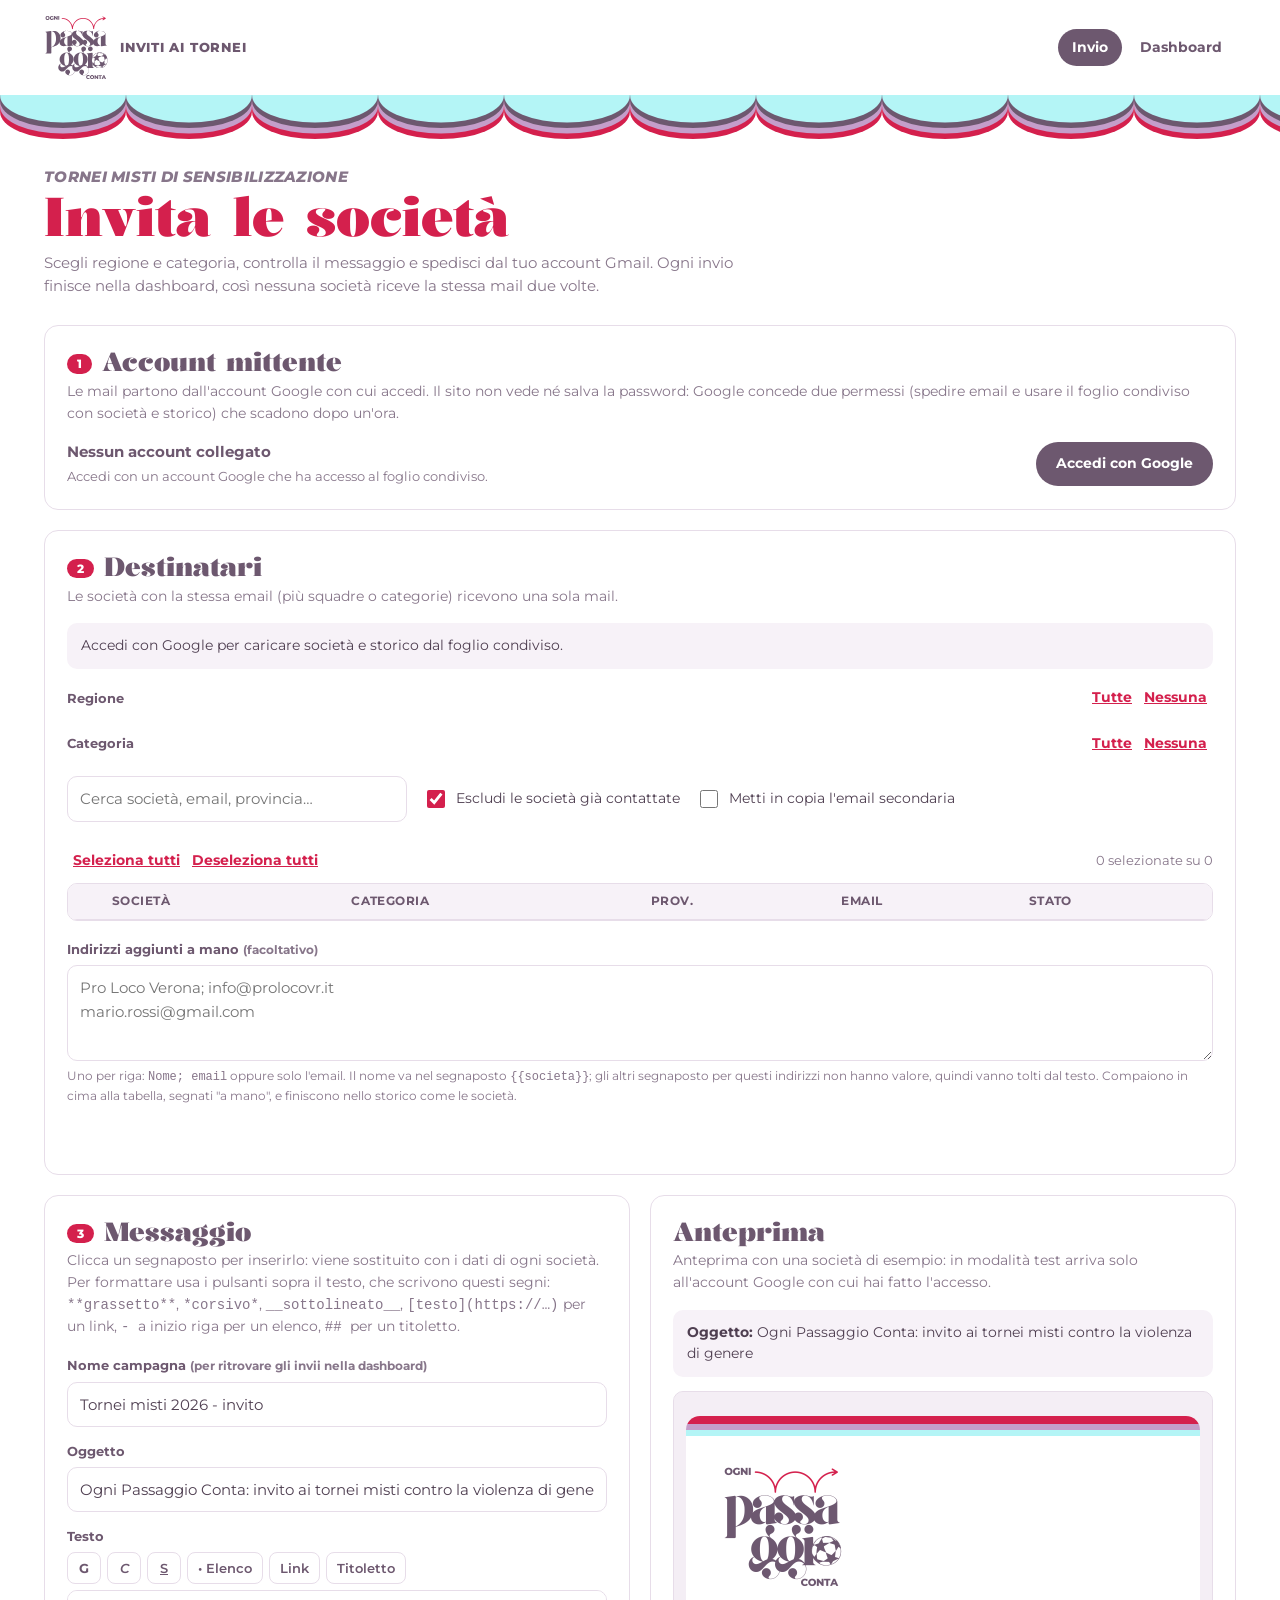
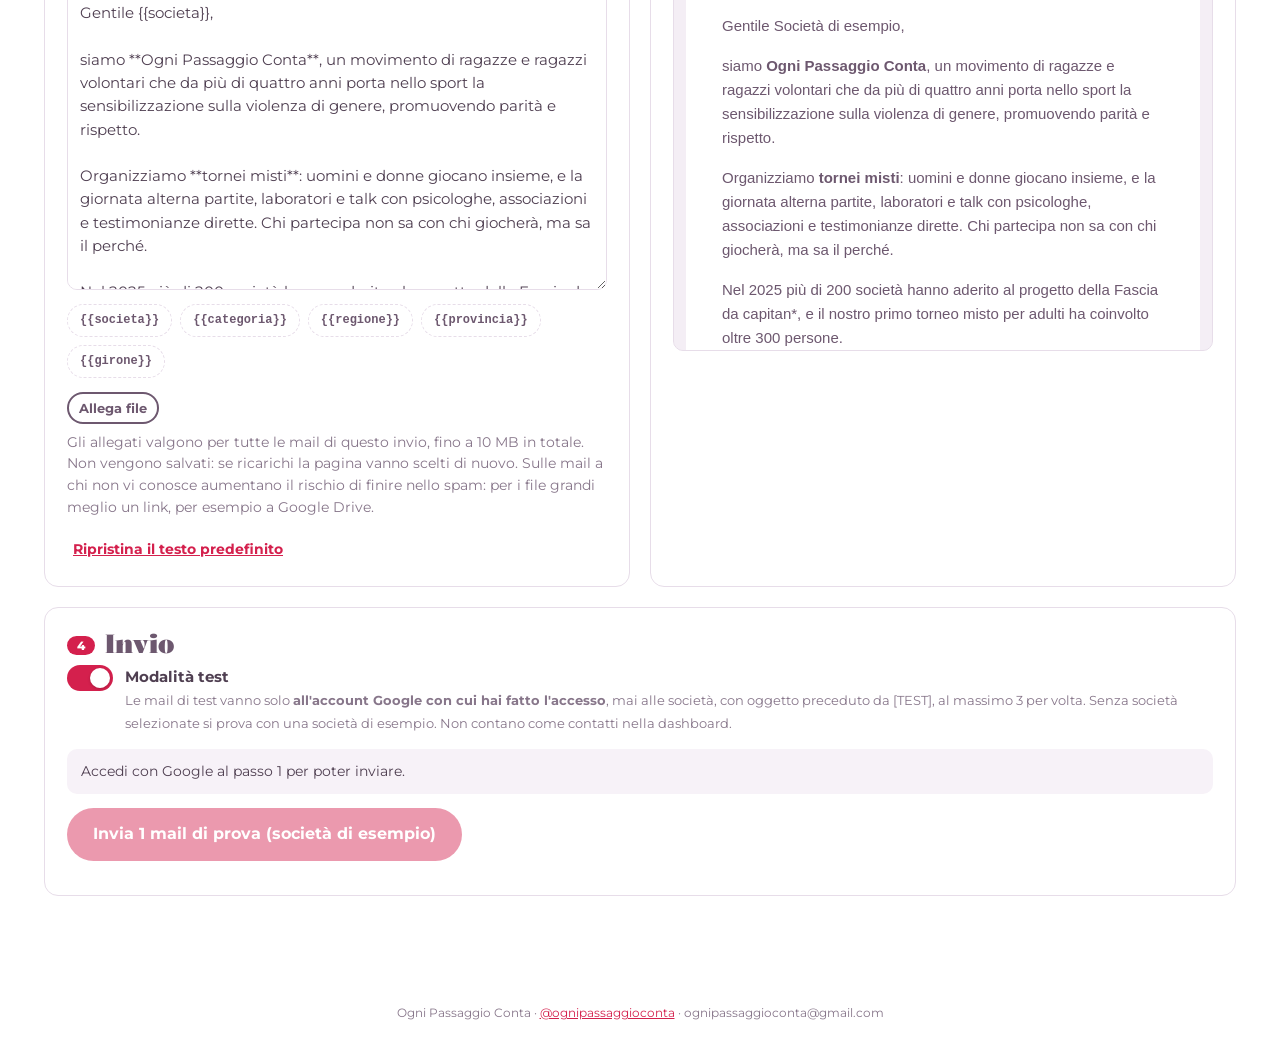
<file: index.html>
<!doctype html>
<html lang="it">
<head>
  <meta charset="utf-8">
  <meta name="viewport" content="width=device-width, initial-scale=1">
  <title>Invio inviti · Ogni Passaggio Conta</title>
  <link rel="icon" href="assets/logo.svg" type="image/svg+xml">
  <link rel="preconnect" href="https://fonts.googleapis.com">
  <link rel="preconnect" href="https://fonts.gstatic.com" crossorigin>
  <link href="https://fonts.googleapis.com/css2?family=Kalnia:wght@600;700&family=Montserrat:ital,wght@0,400;0,600;0,700;0,800;1,800&display=swap" rel="stylesheet">
  <link rel="stylesheet" href="css/stile.css">
</head>
<body>
  <header class="testata">
    <div class="testata-interna">
      <a class="marchio" href="index.html"><img src="assets/logo.svg" alt="Ogni Passaggio Conta"><span>Inviti ai tornei</span></a>
      <nav class="menu" aria-label="Sezioni">
        <a href="index.html" aria-current="page">Invio</a>
        <a href="dashboard.html">Dashboard</a>
        <a href="impostazioni.html" data-solo-admin hidden>Impostazioni</a>
      </nav>
    </div>
  </header>
  <div class="onde" aria-hidden="true"></div>

  <main>
    <section class="intro">
      <p class="sottotitolo">Tornei misti di sensibilizzazione</p>
      <h1>Invita le società</h1>
      <p>Scegli regione e categoria, controlla il messaggio e spedisci dal tuo account Gmail. Ogni invio finisce nella dashboard, così nessuna società riceve la stessa mail due volte.</p>
    </section>

    <section class="blocco" aria-labelledby="t-mittente">
      <h2 id="t-mittente"><span class="passo">1</span>Account mittente</h2>
      <p class="aiuto">Le mail partono dall'account Google con cui accedi. Il sito non vede né salva la password: Google concede due permessi (spedire email e usare il foglio condiviso con società e storico) che scadono dopo un'ora.</p>
      <div id="account"></div>
    </section>

    <section class="blocco" aria-labelledby="t-destinatari">
      <h2 id="t-destinatari"><span class="passo">2</span>Destinatari</h2>
      <p class="aiuto">Le società con la stessa email (più squadre o categorie) ricevono una sola mail.</p>
      <div id="stato-dati" class="nota">Caricamento…</div>

      <div class="riga spazio"><span class="etichetta">Regione</span><span><button class="btn link" data-tutte="regioni">Tutte</button><button class="btn link" data-nessuna="regioni">Nessuna</button></span></div>
      <div class="chips" id="regioni"></div>

      <div class="riga spazio" style="margin-top:16px"><span class="etichetta">Categoria</span><span><button class="btn link" data-tutte="categorie">Tutte</button><button class="btn link" data-nessuna="categorie">Nessuna</button></span></div>
      <div class="chips" id="categorie"></div>

      <div class="riga" style="margin-top:18px">
        <input type="search" id="cerca" placeholder="Cerca società, email, provincia…" style="max-width:340px">
        <label class="check"><input type="checkbox" id="nascondi-contattate" checked> Escludi le società già contattate</label>
        <label class="check"><input type="checkbox" id="cc-secondaria"> Metti in copia l'email secondaria</label>
      </div>

      <div class="riepilogo" id="riepilogo"></div>

      <div class="riga spazio" style="margin-bottom:8px">
        <span><button class="btn link" id="sel-tutti">Seleziona tutti</button><button class="btn link" id="sel-nessuno">Deseleziona tutti</button></span>
        <span class="secondaria" id="conta-selezionati"></span>
      </div>
      <div class="contenitore-tabella">
        <table>
          <thead><tr><th style="width:34px"><span class="sr">Invia</span></th><th>Società</th><th>Categoria</th><th>Prov.</th><th>Email</th><th>Stato</th></tr></thead>
          <tbody id="righe"></tbody>
        </table>
      </div>
      <div class="campo" style="margin-top:18px">
        <label for="manuali">Indirizzi aggiunti a mano <small>(facoltativo)</small></label>
        <textarea id="manuali" style="min-height:96px" placeholder="Pro Loco Verona; info@prolocovr.it&#10;mario.rossi@gmail.com" spellcheck="false"></textarea>
        <small>Uno per riga: <code>Nome; email</code> oppure solo l'email. Il nome va nel segnaposto <code>{{societa}}</code>; gli altri segnaposto per questi indirizzi non hanno valore, quindi vanno tolti dal testo. Compaiono in cima alla tabella, segnati "a mano", e finiscono nello storico come le società.</small>
        <p class="secondaria" id="riepilogo-manuali"></p>
      </div>
    </section>

    <div class="griglia-2">
      <section class="blocco" aria-labelledby="t-messaggio">
        <h2 id="t-messaggio"><span class="passo">3</span>Messaggio</h2>
        <p class="aiuto">Clicca un segnaposto per inserirlo: viene sostituito con i dati di ogni società. Per formattare usa i pulsanti sopra il testo, che scrivono questi segni: <code>**grassetto**</code>, <code>*corsivo*</code>, <code>__sottolineato__</code>, <code>[testo](https://…)</code> per un link, <code>- </code> a inizio riga per un elenco, <code>## </code> per un titoletto.</p>
        <div class="campo"><label for="campagna">Nome campagna <small>(per ritrovare gli invii nella dashboard)</small></label><input type="text" id="campagna"></div>
        <div class="campo"><label for="oggetto">Oggetto</label><input type="text" id="oggetto"></div>
        <div class="campo"><label for="corpo">Testo</label>
          <div class="barra-formato" id="barra-formato" role="toolbar" aria-label="Formattazione del testo" aria-controls="corpo">
            <button type="button" data-formato="grassetto" title="Grassetto (Ctrl+B)" aria-label="Grassetto"><strong>G</strong></button>
            <button type="button" data-formato="corsivo" title="Corsivo (Ctrl+I)" aria-label="Corsivo"><em>C</em></button>
            <button type="button" data-formato="sottolineato" title="Sottolineato (Ctrl+U)" aria-label="Sottolineato"><u>S</u></button>
            <button type="button" data-formato="elenco" title="Elenco puntato" aria-label="Elenco puntato">&bull; Elenco</button>
            <button type="button" data-formato="link" title="Link: scrivi l'indirizzo al posto di https://" aria-label="Link">Link</button>
            <button type="button" data-formato="titoletto" title="Titoletto" aria-label="Titoletto">Titoletto</button>
          </div>
          <textarea id="corpo"></textarea>
        </div>
        <div class="chips" id="segnaposto"></div>
        <div class="allegati">
          <div class="riga">
            <button type="button" class="btn secondario piccolo" id="allega">Allega file</button>
            <input type="file" id="scegli-allegati" multiple hidden>
            <span class="secondaria" id="totale-allegati"></span>
          </div>
          <ul class="elenco-allegati" id="elenco-allegati"></ul>
          <ul class="allegati-scartati" id="allegati-scartati"></ul>
          <p class="aiuto">Gli allegati valgono per tutte le mail di questo invio, fino a 10 MB in totale. Non vengono salvati: se ricarichi la pagina vanno scelti di nuovo. Sulle mail a chi non vi conosce aumentano il rischio di finire nello spam: per i file grandi meglio un link, per esempio a Google Drive.</p>
        </div>
        <div class="riga" style="margin-top:12px"><button class="btn link" id="ripristina">Ripristina il testo predefinito</button></div>
      </section>

      <section class="blocco" aria-labelledby="t-anteprima">
        <h2 id="t-anteprima">Anteprima</h2>
        <p class="aiuto" id="anteprima-per">Seleziona almeno un destinatario per vedere l'anteprima.</p>
        <p class="nota" id="anteprima-oggetto" hidden></p>
        <iframe class="anteprima" id="anteprima" title="Anteprima della mail" sandbox></iframe>
        <p class="nota" id="anteprima-allegati" hidden></p>
      </section>
    </div>

    <section class="blocco" aria-labelledby="t-invio">
      <h2 id="t-invio"><span class="passo">4</span>Invio</h2>
      <label class="interruttore" style="margin:6px 0 14px">
        <input type="checkbox" id="modalita-test" checked>
        <span><strong>Modalità test</strong><br><span class="secondaria" id="descr-test"></span></span>
      </label>
      <div id="controlli-invio"></div>
      <div id="avanzamento" hidden>
        <div class="riga spazio" style="margin:14px 0 6px"><strong id="testo-avanzamento"></strong><button class="btn secondario piccolo" id="interrompi">Interrompi</button></div>
        <div class="barra"><div id="barra"></div></div>
      </div>
      <ul class="registro" id="registro"></ul>
    </section>
  </main>

  <footer>Ogni Passaggio Conta · <a href="https://www.instagram.com/ognipassaggioconta">@ognipassaggioconta</a> · ognipassaggioconta@gmail.com</footer>
  <script type="module" src="js/invio.js"></script>
</body>
</html>
</file>
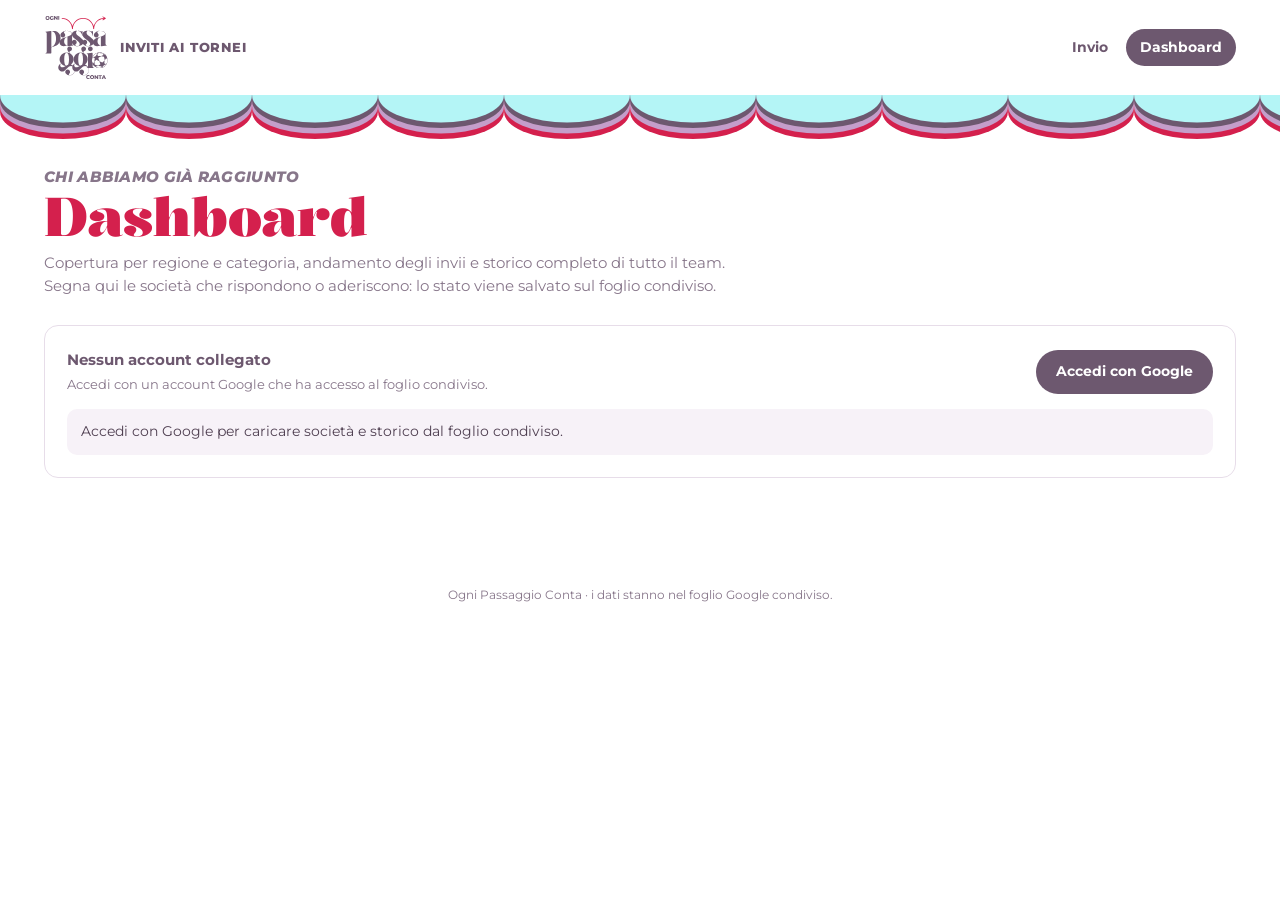
<file: dashboard.html>
<!doctype html>
<html lang="it">
<head>
  <meta charset="utf-8">
  <meta name="viewport" content="width=device-width, initial-scale=1">
  <title>Dashboard invii · Ogni Passaggio Conta</title>
  <link rel="icon" href="assets/logo.svg" type="image/svg+xml">
  <link rel="preconnect" href="https://fonts.googleapis.com">
  <link rel="preconnect" href="https://fonts.gstatic.com" crossorigin>
  <link href="https://fonts.googleapis.com/css2?family=Kalnia:wght@600;700&family=Montserrat:ital,wght@0,400;0,600;0,700;0,800;1,800&display=swap" rel="stylesheet">
  <link rel="stylesheet" href="css/stile.css">
</head>
<body>
  <header class="testata">
    <div class="testata-interna">
      <a class="marchio" href="index.html"><img src="assets/logo.svg" alt="Ogni Passaggio Conta"><span>Inviti ai tornei</span></a>
      <nav class="menu" aria-label="Sezioni">
        <a href="index.html">Invio</a>
        <a href="dashboard.html" aria-current="page">Dashboard</a>
        <a href="impostazioni.html" data-solo-admin hidden>Impostazioni</a>
      </nav>
    </div>
  </header>
  <div class="onde" aria-hidden="true"></div>

  <main>
    <section class="intro">
      <p class="sottotitolo">Chi abbiamo già raggiunto</p>
      <h1>Dashboard</h1>
      <p>Copertura per regione e categoria, andamento degli invii e storico completo di tutto il team. Segna qui le società che rispondono o aderiscono: lo stato viene salvato sul foglio condiviso.</p>
    </section>

    <section class="blocco">
      <div id="account"></div>
      <div id="stato-dati" class="nota" style="margin:14px 0 0">Caricamento…</div>
    </section>

    <div id="contenuto" hidden>
    <div class="riga spazio" style="margin-bottom:16px">
      <div class="riga">
        <label class="check"><input type="checkbox" id="mostra-test"> Mostra gli invii di test</label>
        <select id="filtro-campagna" style="width:auto;min-width:220px" aria-label="Campagna"></select>
      </div>
      <div class="riga">
        <button class="btn secondario piccolo" id="esporta-csv">Esporta storico (CSV)</button>
      </div>
    </div>

    <div class="kpi" id="kpi"></div>

    <div class="griglia-2">
      <section class="blocco">
        <h2>Copertura per regione</h2>
        <p class="aiuto">Società (email uniche) contattate sul totale disponibile.</p>
        <div class="barre" id="per-regione"></div>
      </section>
      <section class="blocco">
        <h2>Copertura per categoria</h2>
        <p class="aiuto">Stesso calcolo, per categoria.</p>
        <div class="barre" id="per-categoria"></div>
        <h3>Invii per giorno</h3>
        <div id="per-giorno"></div>
      </section>
    </div>

    <section class="blocco">
      <div class="riga spazio">
        <h2>Storico invii</h2>
        <input type="search" id="cerca" placeholder="Cerca società o email…" style="max-width:300px">
      </div>
      <p class="aiuto">Una riga per mail spedita. Lo stato della società vale per tutte le sue righe.</p>
      <div class="contenitore-tabella">
        <table>
          <thead><tr><th>Data</th><th>Società</th><th>Regione / categoria</th><th>Email</th><th>Campagna</th><th>Esito</th><th>Stato società</th></tr></thead>
          <tbody id="storico"></tbody>
        </table>
      </div>
    </section>
    </div>
  </main>

  <footer>Ogni Passaggio Conta · i dati stanno nel foglio Google condiviso.</footer>
  <script type="module" src="js/dashboard.js"></script>
</body>
</html>
</file>
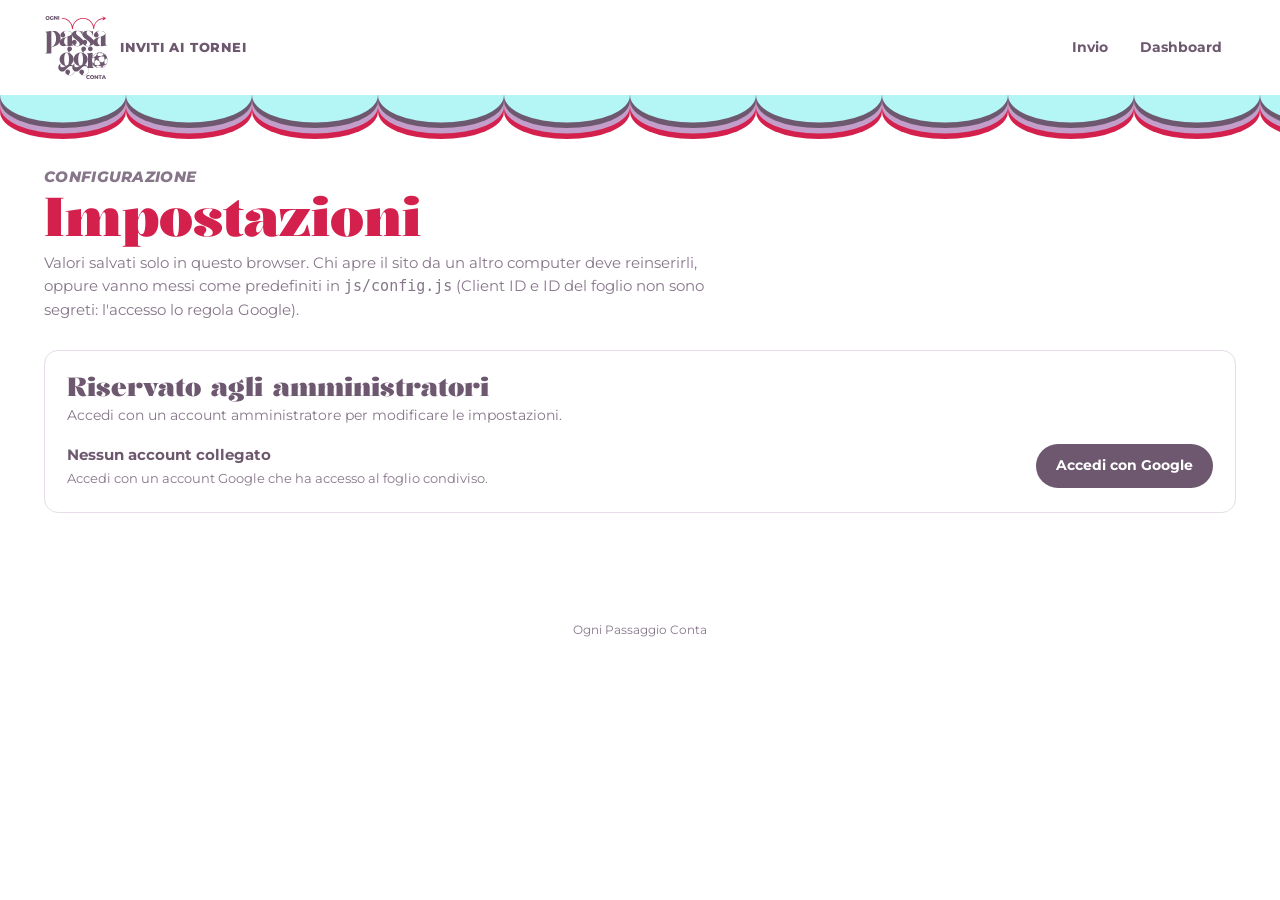
<file: impostazioni.html>
<!doctype html>
<html lang="it">
<head>
  <meta charset="utf-8">
  <meta name="viewport" content="width=device-width, initial-scale=1">
  <title>Impostazioni · Ogni Passaggio Conta</title>
  <link rel="icon" href="assets/logo.svg" type="image/svg+xml">
  <link rel="preconnect" href="https://fonts.googleapis.com">
  <link rel="preconnect" href="https://fonts.gstatic.com" crossorigin>
  <link href="https://fonts.googleapis.com/css2?family=Kalnia:wght@600;700&family=Montserrat:ital,wght@0,400;0,600;0,700;0,800;1,800&display=swap" rel="stylesheet">
  <link rel="stylesheet" href="css/stile.css">
</head>
<body>
  <header class="testata">
    <div class="testata-interna">
      <a class="marchio" href="index.html"><img src="assets/logo.svg" alt="Ogni Passaggio Conta"><span>Inviti ai tornei</span></a>
      <nav class="menu" aria-label="Sezioni">
        <a href="index.html">Invio</a>
        <a href="dashboard.html">Dashboard</a>
        <a href="impostazioni.html" aria-current="page" data-solo-admin hidden>Impostazioni</a>
      </nav>
    </div>
  </header>
  <div class="onde" aria-hidden="true"></div>

  <main>
    <section class="intro">
      <p class="sottotitolo">Configurazione</p>
      <h1>Impostazioni</h1>
      <p>Valori salvati solo in questo browser. Chi apre il sito da un altro computer deve reinserirli, oppure vanno messi come predefiniti in <code>js/config.js</code> (Client ID e ID del foglio non sono segreti: l'accesso lo regola Google).</p>
    </section>

    <section class="blocco" id="riservato" hidden>
      <h2>Riservato agli amministratori</h2>
      <p class="aiuto" id="motivo"></p>
      <div id="account-riservato"></div>
    </section>

    <div class="griglia-2" id="pannello" hidden>
      <form class="blocco" id="form">
        <h2>Invio</h2>
        <p class="aiuto">Il Client ID si crea una volta su Google Cloud Console: la procedura è nel README.</p>
        <div class="campo">
          <label for="googleClientId">Google OAuth Client ID</label>
          <input type="text" id="googleClientId" placeholder="123456789-abc….apps.googleusercontent.com" autocomplete="off" spellcheck="false">
          <small>Origine JavaScript da autorizzare per questa pagina: <code id="origine"></code></small>
        </div>
        <div class="campo"><label for="nomeMittente">Nome mittente</label><input type="text" id="nomeMittente"></div>
        <div class="campo"><label for="replyTo">Rispondi a <small>(facoltativo)</small></label><input type="email" id="replyTo" placeholder="ognipassaggioconta@gmail.com"><small>Se vuoto, le risposte arrivano all'account che invia.</small></div>
        <div class="campo"><label for="emailTest">Email per la modalità test <small>(facoltativo)</small></label><input type="email" id="emailTest"><small>Se vuoto, le mail di prova arrivano all'account che invia.</small></div>
        <div class="campo"><label for="maxInviiTest">Mail per ogni invio di test</label><input type="number" id="maxInviiTest" min="1" max="20"></div>
        <div class="campo"><label for="pausaSecondi">Secondi di pausa tra due mail</label><input type="number" id="pausaSecondi" min="2" max="60"><small>Una pausa riduce il rischio che Gmail segni l'account come spam.</small></div>
        <div class="campo"><label for="limiteGiornaliero">Limite giornaliero</label><input type="number" id="limiteGiornaliero" min="1" max="2000"><small>Gmail gratuito: 500 destinatari al giorno (CC compresi). Google Workspace: 2.000.</small></div>
        <button class="btn" type="submit">Salva</button>
      </form>

      <div>
        <section class="blocco">
          <h2>Foglio Google con i dati</h2>
          <p class="aiuto">Elenco società, storico invii e stati stanno in un foglio Google privato. Lo vede solo chi ha ricevuto la condivisione: per dare accesso a una persona condividilo con lei da Google Sheets (ruolo Editor) e aggiungila agli utenti di test del progetto Google Cloud. Procedura passo passo nel README, sezione "Foglio Google con i dati".</p>
          <div id="account"></div>
          <div class="campo" style="margin-top:14px">
            <label for="idFoglio">ID del foglio</label>
            <input type="text" id="idFoglio" form="form" placeholder="1AbC…xyz" autocomplete="off" spellcheck="false">
            <small>È la parte dell'indirizzo tra <code>/d/</code> e <code>/edit</code>. Puoi incollare anche l'indirizzo intero. Si salva con il pulsante Salva.</small>
          </div>
          <div class="riga">
            <a class="btn secondario piccolo" id="apri-foglio" target="_blank" rel="noopener" hidden>Apri il foglio</a>
            <button class="btn secondario piccolo" id="crea-foglio">Crea un foglio nuovo</button>
          </div>
          <p class="secondaria" id="stato-foglio" style="margin-top:12px"></p>
        </section>

        <section class="blocco">
          <h2>Elenco società</h2>
          <p class="aiuto">Per aggiornarlo rigenera <code>data/squadre.json</code> dai CSV con <code>python scripts/converti_csv.py</code> e caricalo qui: sostituisce tutta la scheda "Squadre" del foglio. Storico e stati non vengono toccati. Puoi anche modificare le righe direttamente nel foglio.</p>
          <label class="btn prugna" for="carica-squadre">Carica squadre.json nel foglio</label>
          <input type="file" id="carica-squadre" accept="application/json,.json" hidden>
        </section>

        <section class="blocco">
          <h2>Pulizia</h2>
          <p class="aiuto">Per eliminare invii di test o righe in errore, cancellale direttamente nella scheda "Invii" del foglio.</p>
          <p class="secondaria" id="sospesi"></p>
          <button class="btn secondario piccolo" id="riprova-sospesi" hidden>Salva ora sul foglio</button>
        </section>
      </div>
    </div>
  </main>

  <footer>Ogni Passaggio Conta</footer>
  <script type="module" src="js/impostazioni.js"></script>
</body>
</html>
</file>
<file: css/stile.css>
/* Ogni Passaggio Conta: palette dalla presentazione v.1 */
:root {
  color-scheme: light;
  --cremisi: #d4204d;
  --cremisi-scuro: #b0173e;
  --prugna: #6d586f;
  --prugna-scuro: #4f3f51;
  --lilla: #c49eca;
  --acqua: #9ed6d7;
  --ciano: #b4f5f6;
  --fondo: #ffffff;
  --fondo-tenue: #f7f2f8;
  --linea: #e7dde9;
  --testo: #4f3f51;
  --testo-tenue: #87768a;
  --ok: #1f7a5a;
  --ok-fondo: #dff3ea;
  --errore: #b0173e;
  --errore-fondo: #fbe3ea;
  --raggio: 14px;
  --font-titoli: 'Kalnia', 'Playfair Display', Georgia, serif;
  --font-testo: 'Montserrat', system-ui, sans-serif;
}

* { box-sizing: border-box; }
html { -webkit-text-size-adjust: 100%; }
body {
  margin: 0;
  background: var(--fondo);
  color: var(--testo);
  font: 15px/1.55 var(--font-testo);
}
a { color: var(--cremisi); }
img { max-width: 100%; }
button, input, select, textarea { font: inherit; color: inherit; }
:focus-visible { outline: 3px solid var(--lilla); outline-offset: 2px; }

/* --- Testata ----------------------------------------------------------- */
.testata { background: var(--fondo); position: relative; z-index: 2; }
.testata-interna {
  max-width: 1240px; margin: 0 auto; padding: 14px 24px;
  display: flex; align-items: center; justify-content: space-between; gap: 16px;
}
.marchio { display: flex; align-items: center; gap: 12px; text-decoration: none; color: var(--prugna); }
.marchio img { width: 64px; height: auto; }
.marchio span { font-weight: 800; letter-spacing: .06em; font-size: 13px; text-transform: uppercase; }
.menu { display: flex; gap: 4px; flex-wrap: wrap; }
.menu a {
  text-decoration: none; color: var(--prugna); font-weight: 700; font-size: 14px;
  padding: 8px 14px; border-radius: 999px;
}
.menu a:hover { background: var(--fondo-tenue); }
.menu a[aria-current="page"] { background: var(--prugna); color: #fff; }
.onde { height: 44px; background: url('../assets/onde.svg') repeat-x top left / 126px 44px; }

/* --- Struttura --------------------------------------------------------- */
main { max-width: 1240px; margin: 0 auto; padding: 8px 24px 64px; }
.intro { margin: 18px 0 28px; }
.intro h1 {
  font-family: var(--font-titoli); font-weight: 700; color: var(--cremisi);
  font-size: clamp(34px, 5vw, 54px); line-height: 1.05; margin: 0 0 6px;
}
.intro p { margin: 0; color: var(--testo-tenue); max-width: 70ch; }
.sottotitolo {
  font-weight: 800; font-style: italic; text-transform: uppercase; color: var(--prugna);
  letter-spacing: .02em; font-size: 15px; margin: 0 0 10px;
}

.griglia-2 { display: grid; grid-template-columns: minmax(0, 1fr) minmax(0, 1fr); gap: 20px; }
@media (max-width: 960px) { .griglia-2 { grid-template-columns: minmax(0, 1fr); } }

.blocco {
  background: var(--fondo); border: 1px solid var(--linea); border-radius: var(--raggio);
  padding: 22px; margin-bottom: 20px;
}
.blocco.acqua { background: var(--acqua); border-color: transparent; }
.blocco h2 {
  font-family: var(--font-titoli); color: var(--prugna); font-weight: 700;
  font-size: 26px; line-height: 1.1; margin: 0 0 4px;
  display: flex; align-items: baseline; gap: 10px;
}
.blocco h2 .passo {
  font-family: var(--font-testo); font-size: 12px; font-weight: 800; color: #fff;
  background: var(--cremisi); border-radius: 999px; padding: 3px 10px; letter-spacing: .04em;
  transform: translateY(-3px);
}
.blocco .aiuto { color: var(--testo-tenue); margin: 0 0 16px; font-size: 14px; }
.blocco h3 { font-size: 13px; text-transform: uppercase; letter-spacing: .06em; color: var(--prugna); margin: 18px 0 8px; }

/* --- Controlli --------------------------------------------------------- */
.btn {
  display: inline-flex; align-items: center; justify-content: center; gap: 8px;
  border: 0; border-radius: 999px; padding: 11px 20px; cursor: pointer;
  font-weight: 700; font-size: 14px; text-decoration: none; white-space: nowrap;
  background: var(--cremisi); color: #fff; transition: background .15s;
}
.btn:hover { background: var(--cremisi-scuro); }
.btn:disabled { opacity: .45; cursor: not-allowed; }
.btn.secondario { background: var(--fondo); color: var(--prugna); box-shadow: inset 0 0 0 2px var(--prugna); }
.btn.secondario:hover { background: var(--fondo-tenue); }
.btn.prugna { background: var(--prugna); }
.btn.prugna:hover { background: var(--prugna-scuro); }
.btn.piccolo { padding: 6px 12px; font-size: 13px; }
.btn.link { background: none; color: var(--cremisi); padding: 4px 6px; text-decoration: underline; }
.btn.grande { padding: 14px 26px; font-size: 16px; }

.campo { display: grid; gap: 6px; margin-bottom: 14px; }
.campo label, .etichetta { font-weight: 700; font-size: 13px; color: var(--prugna); }
.campo small { color: var(--testo-tenue); font-size: 12px; }
input[type="text"], input[type="email"], input[type="url"], input[type="number"], input[type="search"], select, textarea {
  width: 100%; border: 1.5px solid var(--linea); border-radius: 10px; padding: 10px 12px; background: #fff;
}
input:focus, select:focus, textarea:focus { border-color: var(--lilla); outline: none; box-shadow: 0 0 0 3px rgba(196, 158, 202, .35); }
textarea { min-height: 300px; resize: vertical; line-height: 1.55; }

.chips { display: flex; flex-wrap: wrap; gap: 8px; }
.chip {
  border: 1.5px solid var(--linea); background: #fff; color: var(--prugna);
  border-radius: 999px; padding: 6px 12px; cursor: pointer; font-size: 13px; font-weight: 600;
  display: inline-flex; gap: 6px; align-items: center;
}
.chip small { color: var(--testo-tenue); font-weight: 600; }
.chip[aria-pressed="true"] { background: var(--prugna); border-color: var(--prugna); color: #fff; }
.chip[aria-pressed="true"] small { color: var(--ciano); }
.chip.segnaposto { font-family: ui-monospace, Consolas, monospace; font-size: 12px; border-style: dashed; }

.riga { display: flex; flex-wrap: wrap; align-items: center; gap: 10px 16px; }
.riga.spazio { justify-content: space-between; }
.check { display: inline-flex; align-items: center; gap: 8px; cursor: pointer; font-size: 14px; }
.check input { width: 18px; height: 18px; accent-color: var(--cremisi); }

.interruttore { display: flex; gap: 12px; align-items: flex-start; cursor: pointer; }
.interruttore input { appearance: none; width: 46px; height: 26px; border-radius: 999px; background: var(--linea); position: relative; flex: none; cursor: pointer; transition: background .15s; margin: 0; }
.interruttore input::after { content: ''; position: absolute; top: 3px; left: 3px; width: 20px; height: 20px; border-radius: 50%; background: #fff; transition: transform .15s; box-shadow: 0 1px 3px rgba(0,0,0,.2); }
.interruttore input:checked { background: var(--cremisi); }
.interruttore input:checked::after { transform: translateX(20px); }

/* --- Account ----------------------------------------------------------- */
.account { display: flex; align-items: center; gap: 14px; flex-wrap: wrap; }
.account img { width: 44px; height: 44px; border-radius: 50%; }
.account .chi { flex: 1; min-width: 180px; }
.account .chi strong { display: block; color: var(--prugna); }
.account .chi span { font-size: 13px; color: var(--testo-tenue); }

/* --- Avvisi in pagina -------------------------------------------------- */
.nota { border-radius: 10px; padding: 12px 14px; font-size: 14px; margin: 0 0 14px; background: var(--fondo-tenue); }
.nota.attenzione { background: #fff4d6; color: #6b4b00; }
.nota.errore { background: var(--errore-fondo); color: var(--errore); }
.nota.ok { background: var(--ok-fondo); color: var(--ok); }
.nota.test { background: var(--ciano); color: var(--prugna-scuro); }
.nota code { background: rgba(255,255,255,.7); padding: 1px 5px; border-radius: 4px; }

.avviso {
  position: fixed; left: 50%; bottom: 24px; transform: translate(-50%, 20px); opacity: 0; pointer-events: none;
  background: var(--prugna); color: #fff; padding: 12px 18px; border-radius: 12px; font-weight: 600;
  box-shadow: 0 8px 30px rgba(79, 63, 81, .3); transition: all .2s; z-index: 50; max-width: calc(100% - 32px);
}
.avviso.visibile { opacity: 1; transform: translate(-50%, 0); }
.avviso-errore { background: var(--errore); }
.avviso-ok { background: var(--ok); }

/* --- Tabelle ----------------------------------------------------------- */
.contenitore-tabella { overflow: auto; max-height: 520px; border: 1px solid var(--linea); border-radius: 10px; }
table { width: 100%; border-collapse: collapse; font-size: 13px; }
th, td { text-align: left; padding: 8px 10px; border-bottom: 1px solid var(--linea); vertical-align: top; }
th { position: sticky; top: 0; background: var(--fondo-tenue); color: var(--prugna); font-size: 12px; text-transform: uppercase; letter-spacing: .04em; z-index: 1; }
tbody tr:hover { background: #fcf9fc; }
td.num, th.num { text-align: right; font-variant-numeric: tabular-nums; }
td .secondaria { color: var(--testo-tenue); font-size: 12px; }
tr.contattata td { color: var(--testo-tenue); }

.badge { display: inline-block; border-radius: 999px; padding: 2px 9px; font-size: 11px; font-weight: 700; white-space: nowrap; }
.badge.ok { background: var(--ok-fondo); color: var(--ok); }
.badge.errore { background: var(--errore-fondo); color: var(--errore); }
.badge.test { background: var(--ciano); color: var(--prugna-scuro); }
.badge.neutro { background: var(--fondo-tenue); color: var(--prugna); }

.riepilogo { display: flex; flex-wrap: wrap; gap: 8px 18px; margin: 12px 0; font-size: 14px; }
.riepilogo strong { color: var(--cremisi); font-size: 18px; }

/* --- Anteprima e invio ------------------------------------------------- */
.anteprima { width: 100%; height: 560px; border: 1px solid var(--linea); border-radius: 10px; background: #f4eef5; }
.barra { height: 12px; background: var(--fondo-tenue); border-radius: 999px; overflow: hidden; }
.barra > div { height: 100%; background: linear-gradient(90deg, var(--lilla), var(--cremisi)); width: 0; transition: width .3s; }
.registro { max-height: 260px; overflow: auto; font-size: 13px; margin: 12px 0 0; padding: 0; list-style: none; }
.registro li { padding: 6px 0; border-bottom: 1px dashed var(--linea); display: flex; gap: 10px; align-items: baseline; }

/* --- Dashboard --------------------------------------------------------- */
.kpi { display: grid; grid-template-columns: repeat(auto-fit, minmax(180px, 1fr)); gap: 14px; margin-bottom: 20px; }
.kpi div { background: var(--acqua); border-radius: var(--raggio); padding: 16px 18px; }
.kpi div:nth-child(2) { background: var(--ciano); }
.kpi div:nth-child(3) { background: var(--lilla); }
.kpi div:nth-child(4) { background: var(--fondo-tenue); }
.kpi strong { display: block; font-family: var(--font-titoli); font-size: 40px; line-height: 1; color: var(--prugna-scuro); }
.kpi span { font-size: 13px; font-weight: 700; color: var(--prugna-scuro); }
.kpi small { display: block; font-size: 12px; color: var(--prugna); margin-top: 4px; }

.barre { display: grid; gap: 8px; }
.barre .voce { display: grid; grid-template-columns: 150px minmax(0, 1fr) 92px; gap: 10px; align-items: center; font-size: 13px; }
.barre .voce > span:first-child { font-weight: 600; overflow: hidden; text-overflow: ellipsis; white-space: nowrap; }
.barre .traccia { height: 14px; background: var(--fondo-tenue); border-radius: 999px; overflow: hidden; }
.barre .traccia div { height: 100%; background: var(--cremisi); border-radius: 999px; }
.barre .valore { text-align: right; font-variant-numeric: tabular-nums; color: var(--testo-tenue); }
@media (max-width: 560px) { .barre .voce { grid-template-columns: 100px minmax(0, 1fr) 70px; } }

.colonne { display: flex; align-items: flex-end; gap: 4px; height: 160px; padding-top: 10px; border-bottom: 1px solid var(--linea); overflow-x: auto; }
.colonne .col { flex: 1 0 18px; max-width: 46px; display: flex; flex-direction: column; justify-content: flex-end; align-items: center; height: 100%; gap: 4px; }
.colonne .col div { width: 100%; background: var(--prugna); border-radius: 6px 6px 0 0; min-height: 2px; }
.colonne .col span { font-size: 11px; color: var(--testo-tenue); font-variant-numeric: tabular-nums; }
.assi { display: flex; gap: 4px; font-size: 10px; color: var(--testo-tenue); overflow: hidden; }
.assi span { flex: 1 0 18px; max-width: 46px; text-align: center; }

.vuoto { text-align: center; padding: 36px 16px; color: var(--testo-tenue); }
.vuoto strong { display: block; font-family: var(--font-titoli); color: var(--prugna); font-size: 24px; margin-bottom: 6px; }

footer { text-align: center; font-size: 12px; color: var(--testo-tenue); padding: 24px; }

@media (max-width: 640px) {
  .testata-interna, main { padding-left: 16px; padding-right: 16px; }
  .marchio span { display: none; }
  .blocco { padding: 16px; }
}

.secondaria { color: var(--testo-tenue); font-size: 13px; }
.sr { position: absolute; width: 1px; height: 1px; overflow: hidden; clip: rect(0 0 0 0); white-space: nowrap; }

[hidden] { display: none !important; }

/* --- Barra di formattazione e allegati --------------------------------- */
.barra-formato { display: flex; flex-wrap: wrap; gap: 6px; }
.barra-formato button {
  border: 1.5px solid var(--linea); background: #fff; color: var(--prugna); border-radius: 8px;
  padding: 5px 10px; font-size: 13px; font-weight: 600; cursor: pointer; min-width: 34px;
}
.barra-formato button:hover { background: var(--fondo-tenue); }
.barra-formato button:focus-visible { outline: none; border-color: var(--lilla); box-shadow: 0 0 0 3px rgba(196, 158, 202, .35); }
.barra-formato button:disabled { opacity: .45; cursor: not-allowed; }
.allegati { margin-top: 14px; }
.elenco-allegati, .allegati-scartati { list-style: none; margin: 8px 0 0; padding: 0; font-size: 14px; }
.elenco-allegati li { display: flex; align-items: baseline; gap: 10px; padding: 4px 0; border-bottom: 1px dashed var(--linea); }
.elenco-allegati li span { overflow-wrap: anywhere; }
.elenco-allegati li small { color: var(--testo-tenue); white-space: nowrap; }
.elenco-allegati li .btn { margin-left: auto; }
.allegati-scartati li { color: var(--cremisi); }
#anteprima-allegati { margin-top: 10px; overflow-wrap: anywhere; }
</file>
